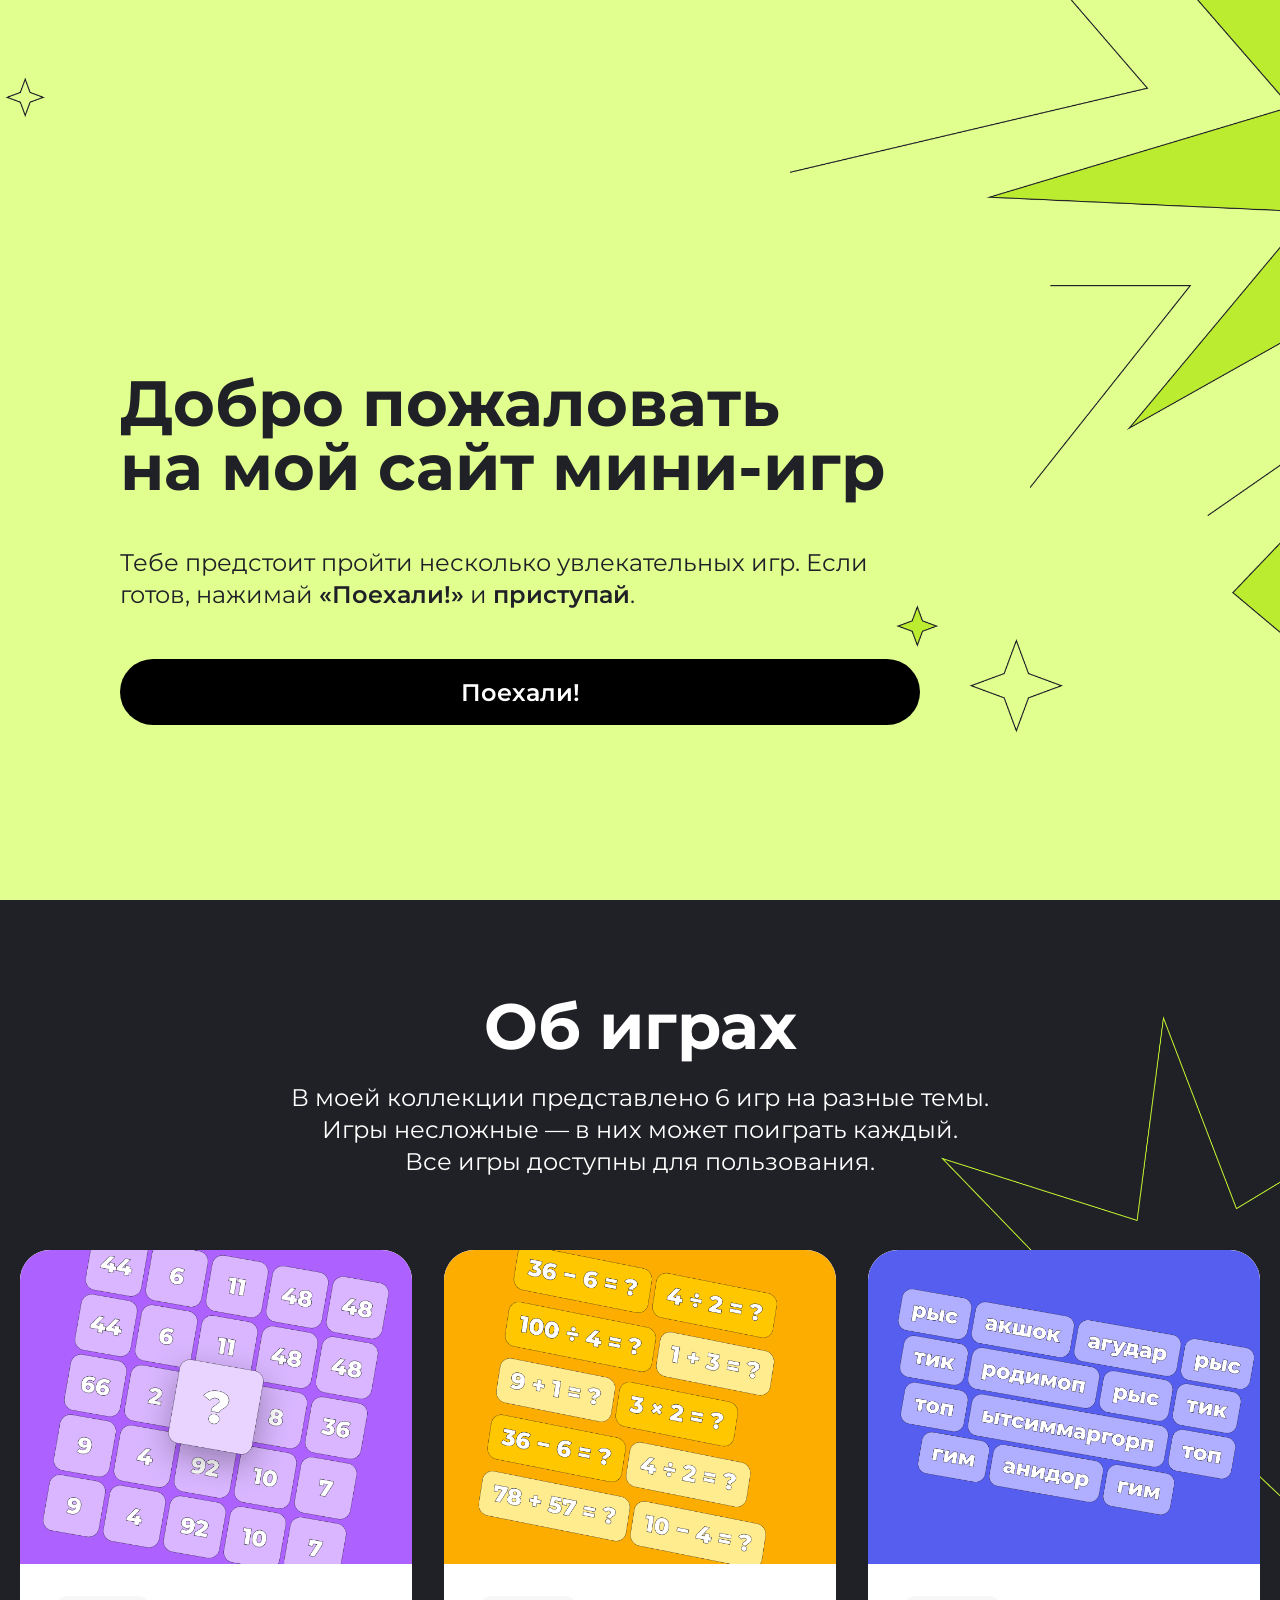
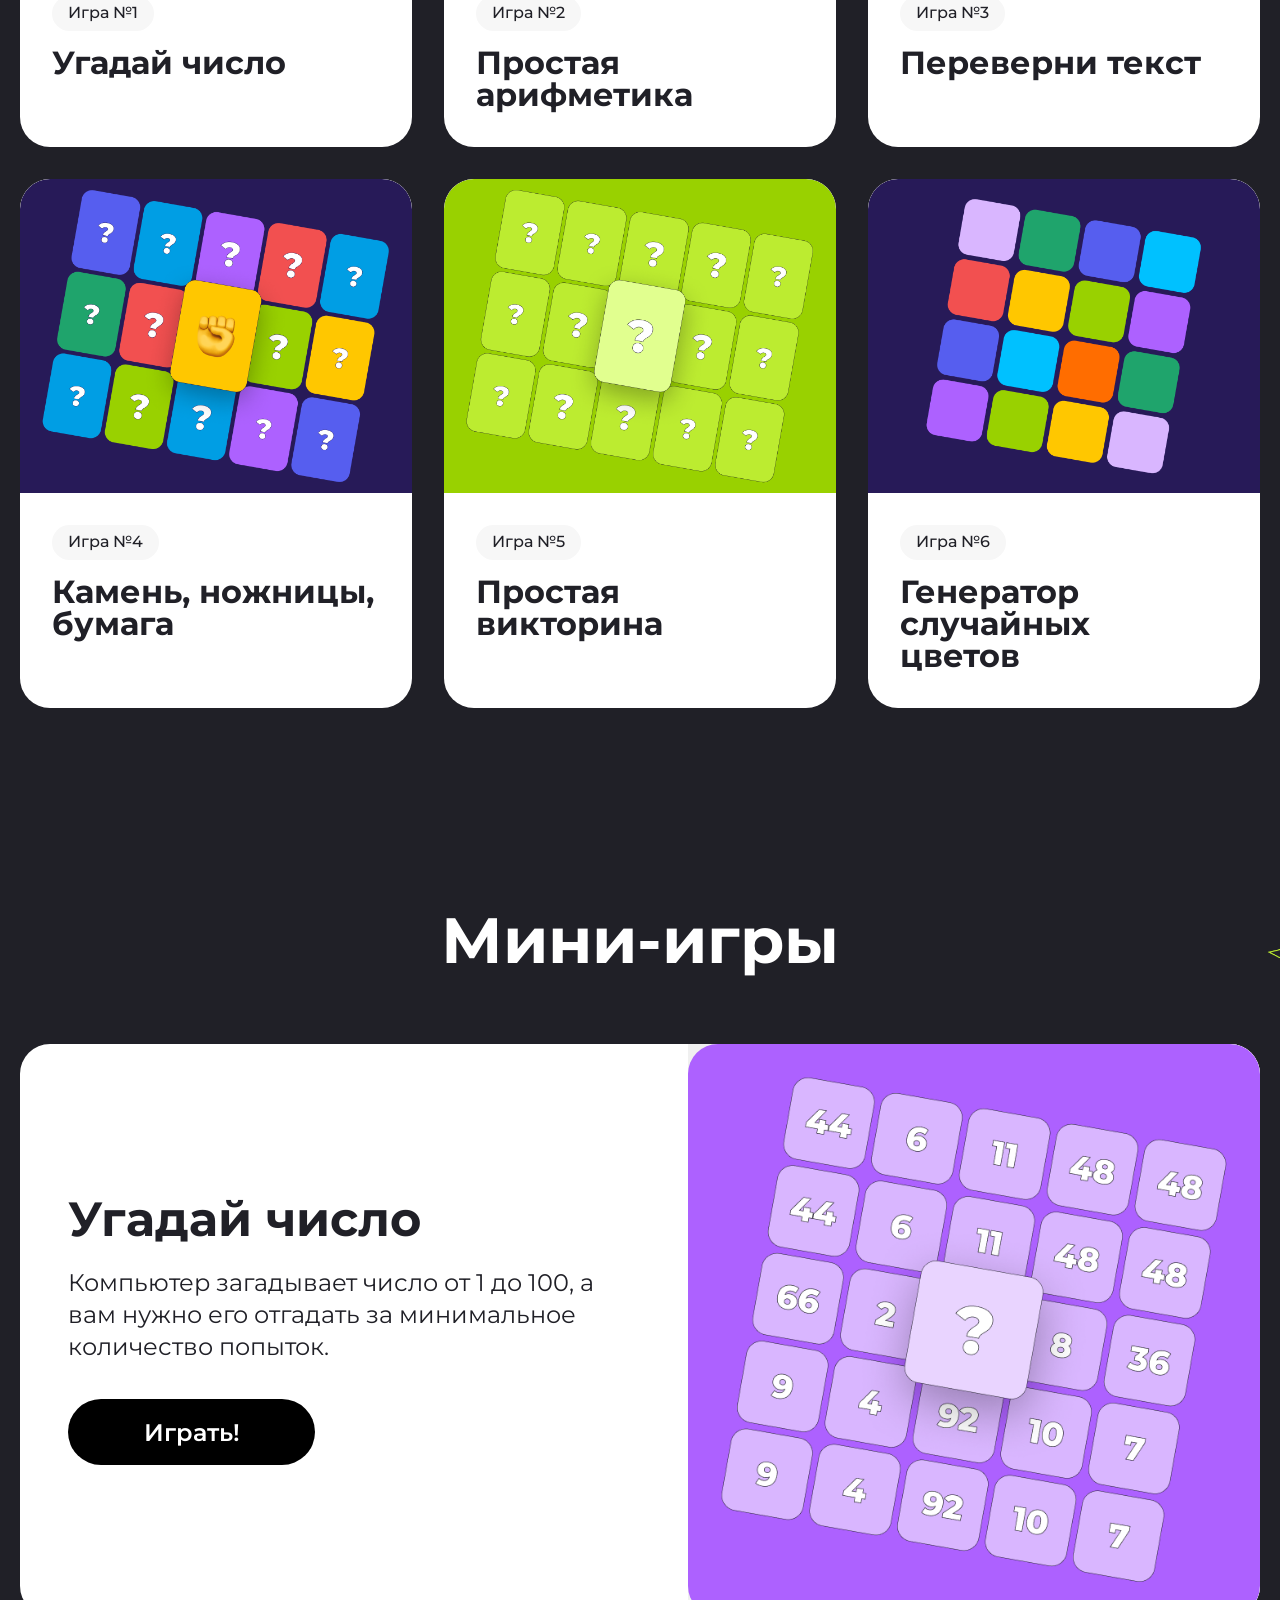
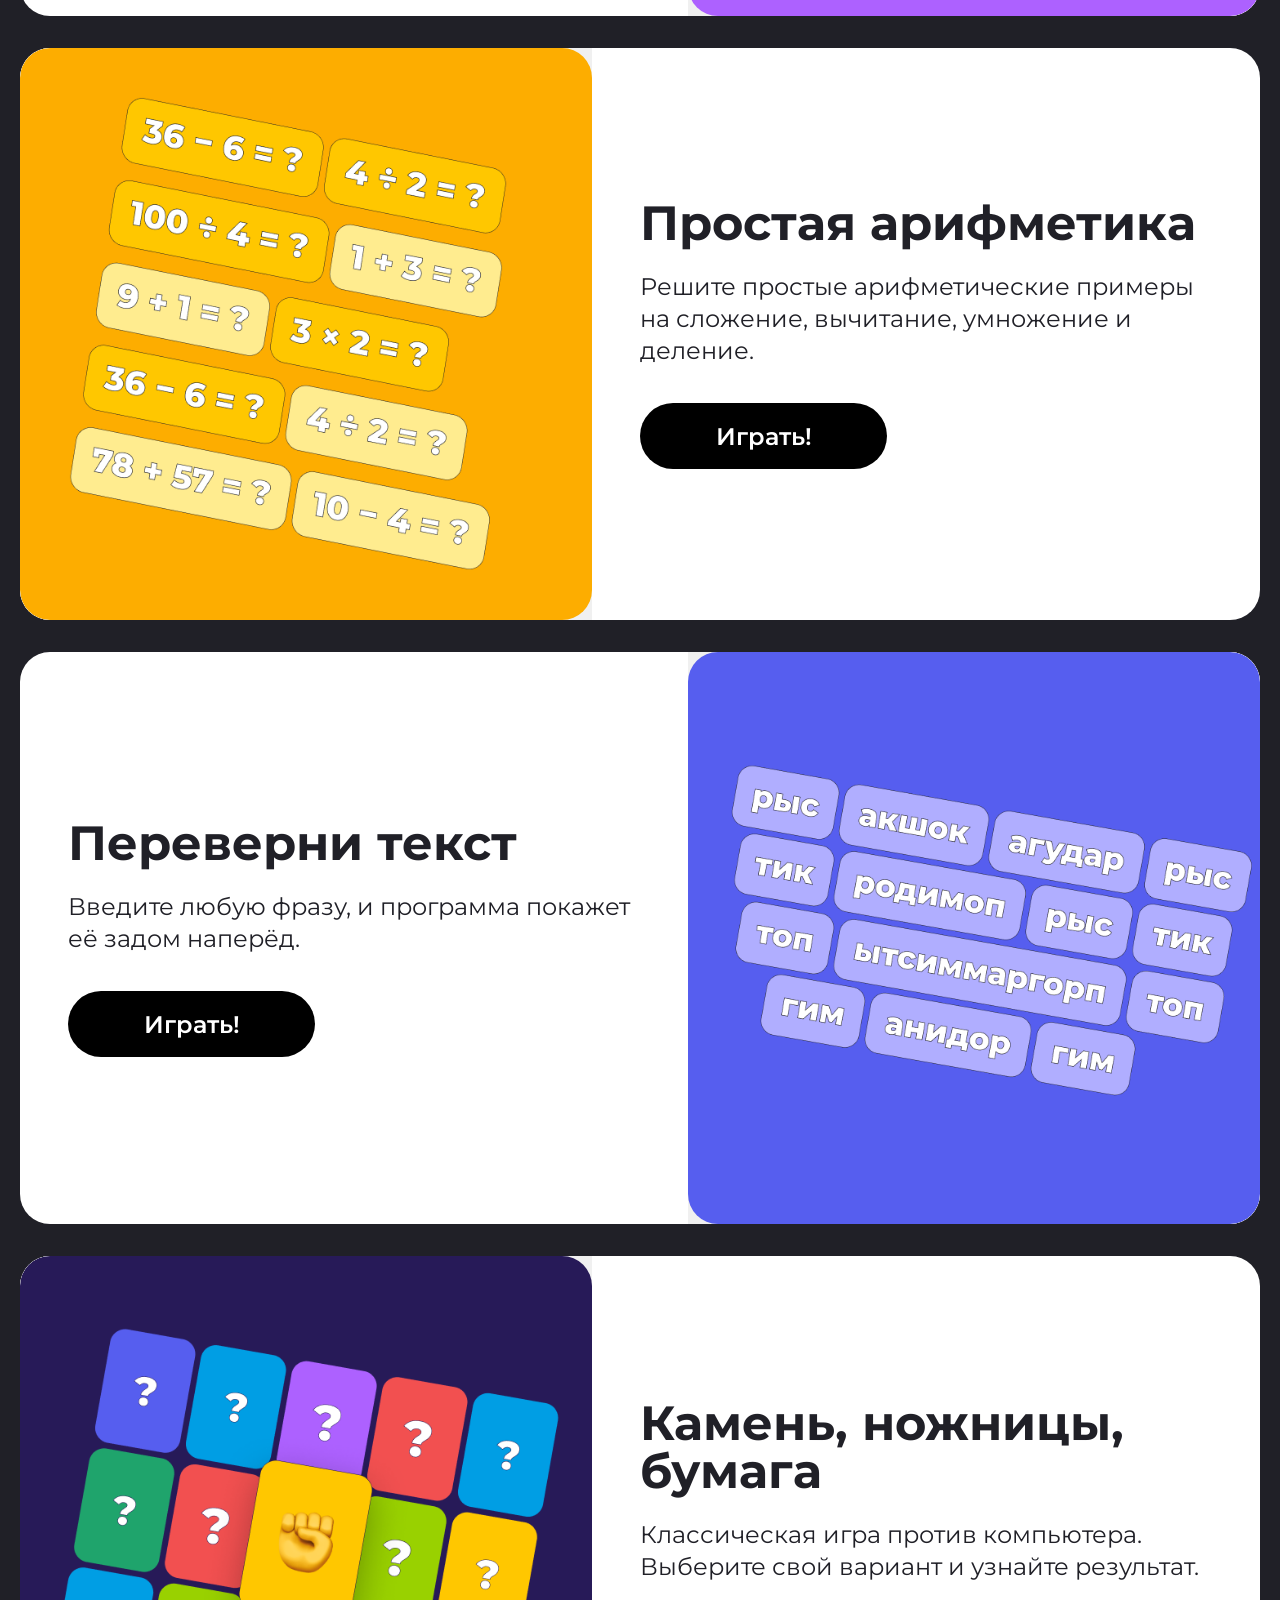
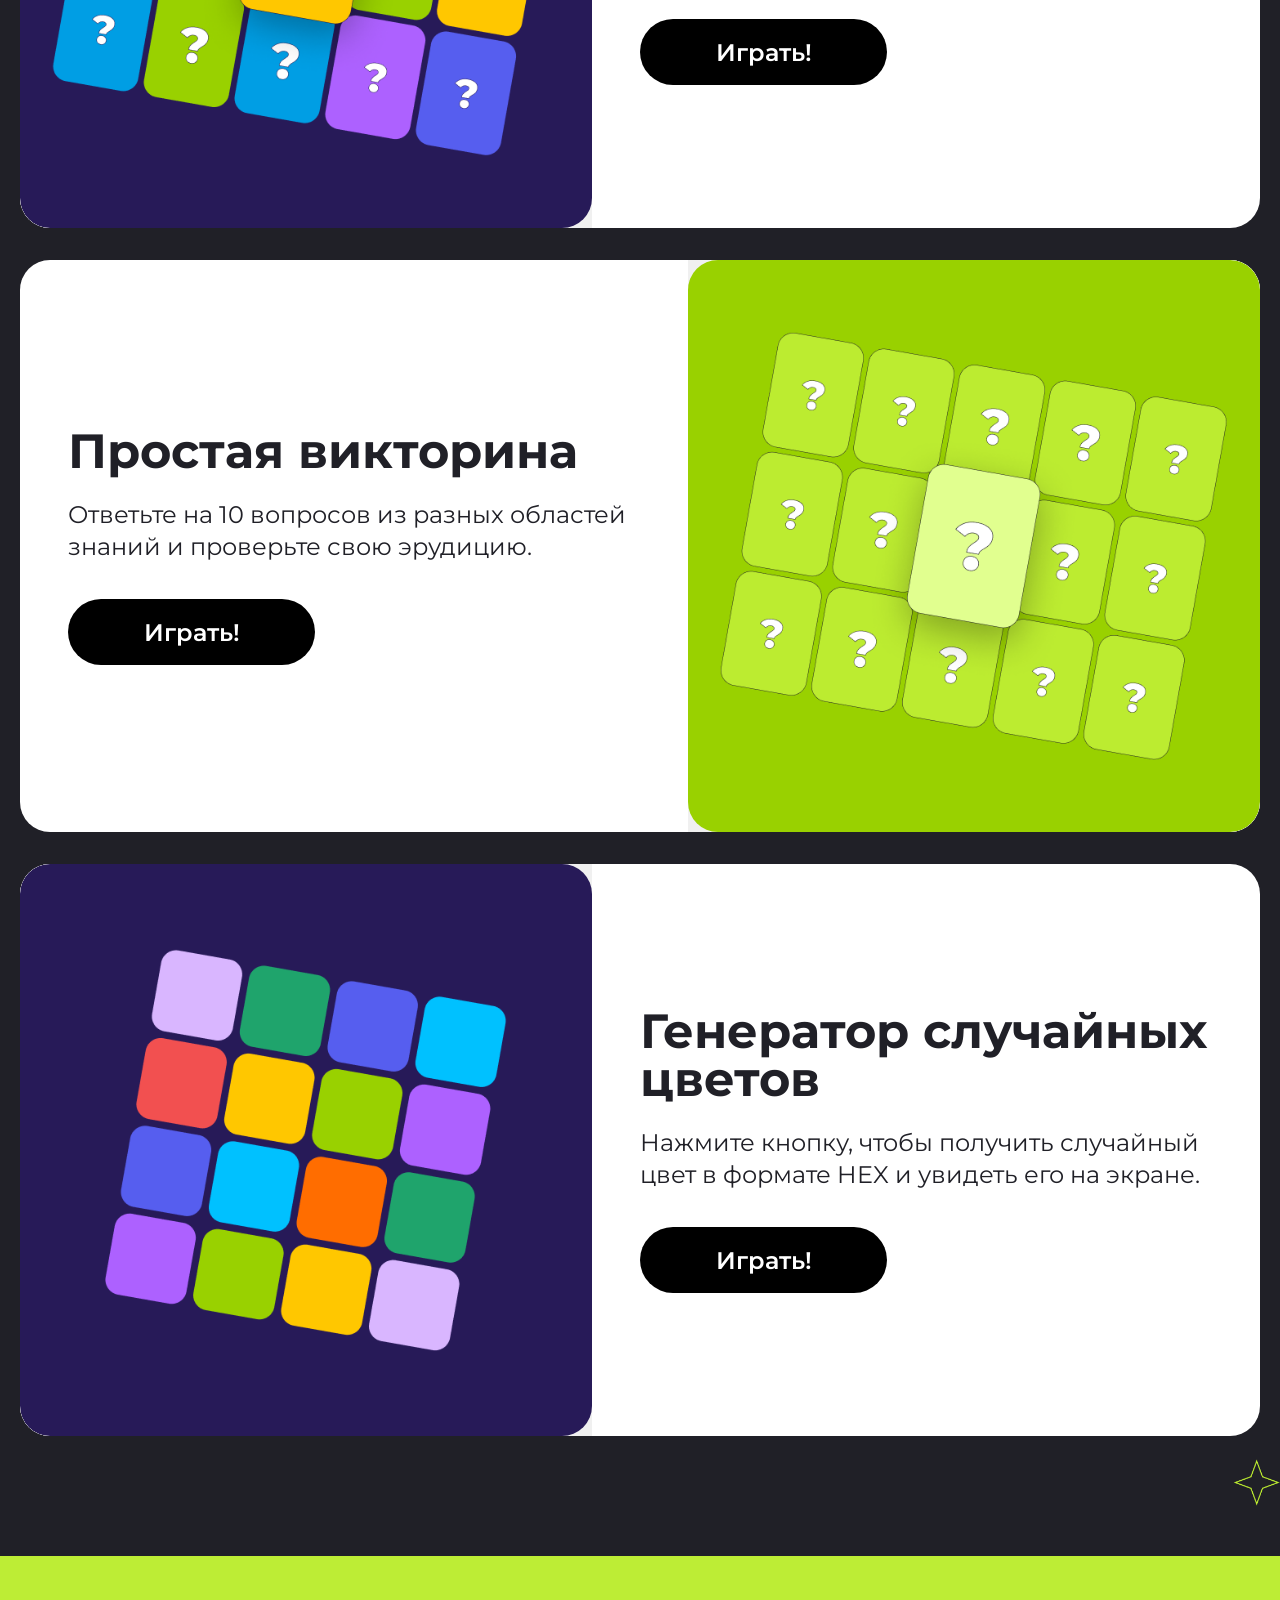
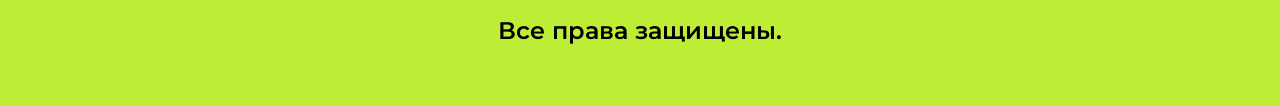
<file: index.html>
<!DOCTYPE html>
<html lang="ru">
<head>
    <meta charset="UTF-8">
    <meta name="viewport" content="width=device-width, initial-scale=1.0, user-scalable=yes">
    <title>Мини-игры | Добро пожаловать</title>
    <link rel="stylesheet" href="style.css">
    <link href="https://fonts.googleapis.com/css2?family=Montserrat:wght@400;500;600;700&display=swap" rel="stylesheet">
</head>
<body>

    <section class="welcome" id="welcome">
        <div class="welcome__content">
            <h1 class="welcome__title">Добро пожаловать <br>на мой сайт мини-игр</h1>
            <p class="welcome__text">
                Тебе предстоит пройти несколько увлекательных игр. 
                Если готов, нажимай <span>«Поехали!»</span> и <span>приступай</span>.
            </p>
            <a href="#about" class="welcome__button">Поехали!</a>
        </div>
    </section>

    <section class="about" id="about">
        <div class="about__container">
            <div class="about__text">
                <h2 class="about__title">Об играх</h2>
                <p class="about__description">
                    В моей коллекции представлено 6 игр на разные темы.<br>
                    Игры несложные — в них может поиграть каждый.<br>
                    Все игры доступны для пользования.
                </p>
            </div>
            <div class="about__cards">
                <a href="guess-number.html" class="about__card">
                    <article class="about__card-inner">
                        <img src="img/game_cover_1.png" alt="Угадай число" class="about__card-image">
                        <div class="about__card-content">
                            <div class="about__card-number">Игра №1</div>
                            <h3 class="about__card-title">Угадай число</h3>
                        </div>
                    </article>
                </a>
                <a href="arithmetic.html" class="about__card">
                    <article class="about__card-inner">
                        <img src="img/game_cover_2.png" alt="Простая арифметика" class="about__card-image">
                        <div class="about__card-content">
                            <div class="about__card-number">Игра №2</div>
                            <h3 class="about__card-title">Простая <br>арифметика</h3>
                        </div>
                    </article>
                </a>
                <a href="reverse-text.html" class="about__card">
                    <article class="about__card-inner">
                        <img src="img/game_cover_3.png" alt="Переверни текст" class="about__card-image">
                        <div class="about__card-content">
                            <div class="about__card-number">Игра №3</div>
                            <h3 class="about__card-title">Переверни текст</h3>
                        </div>
                    </article>
                </a>
                <a href="rps.html" class="about__card">
                    <article class="about__card-inner">
                        <img src="img/game_cover_4.png" alt="Камень, ножницы, бумага" class="about__card-image">
                        <div class="about__card-content">
                            <div class="about__card-number">Игра №4</div>
                            <h3 class="about__card-title">Камень, ножницы, <br>бумага</h3>
                        </div>
                    </article>
                </a>
                <a href="quiz.html" class="about__card">
                    <article class="about__card-inner">
                        <img src="img/game_cover_5.png" alt="Простая викторина" class="about__card-image">
                        <div class="about__card-content">
                            <div class="about__card-number">Игра №5</div>
                            <h3 class="about__card-title">Простая <br>викторина</h3>
                        </div>
                    </article>
                </a>
                <a href="#game-6" class="about__card">
                    <article class="about__card-inner">
                        <img src="img/game_cover_6.png" alt="Генератор случайных цветов" class="about__card-image">
                        <div class="about__card-content">
                            <div class="about__card-number">Игра №6</div>
                            <h3 class="about__card-title">Генератор <br>случайных <br>цветов</h3>
                        </div>
                    </article>
                </a>
            </div>
        </div>
    </section>

    <section class="games" id="games">
        <div class="games__container">
            <h2 class="games__title">Мини-игры</h2>
            <div class="games__cards">
                <article class="games__card" id="game-1">
                    <div class="games__card-inner">
                        <div class="games__card-text">
                            <h3 class="games__card-title">Угадай число</h3>
                            <p class="games__card-description">
                                Компьютер загадывает число от 1 до 100, 
                                а вам нужно его отгадать за минимальное количество попыток.
                            </p>
                            <a href="guess-number.html" class="games__card-button">Играть!</a>
                        </div>
                        <div class="games__card-image">
                            <img src="img/game_cover_1.png" alt="Угадай число">
                        </div>
                    </div>
                </article>
                <article class="games__card" id="game-2">
                    <div class="games__card-inner">
                        <div class="games__card-text">
                            <h3 class="games__card-title">Простая арифметика</h3>
                            <p class="games__card-description">
                                Решите простые арифметические примеры на сложение, 
                                вычитание, умножение и деление.
                            </p>
                            <a href="arithmetic.html" class="games__card-button">Играть!</a>
                        </div>
                        <div class="games__card-image">
                            <img src="img/game_cover_2.png" alt="Простая арифметика">
                        </div>
                    </div>
                </article>
                <article class="games__card" id="game-3">
                    <div class="games__card-inner">
                        <div class="games__card-text">
                            <h3 class="games__card-title">Переверни текст</h3>
                            <p class="games__card-description">
                                Введите любую фразу, и программа покажет её задом наперёд.
                            </p>
                            <a href="reverse-text.html" class="games__card-button">Играть!</a>
                        </div>
                        <div class="games__card-image">
                            <img src="img/game_cover_3.png" alt="Переверни текст">
                        </div>
                    </div>
                </article>
                <article class="games__card" id="game-4">
                    <div class="games__card-inner">
                        <div class="games__card-text">
                            <h3 class="games__card-title">Камень, ножницы, бумага</h3>
                            <p class="games__card-description">
                                Классическая игра против компьютера. 
                                Выберите свой вариант и узнайте результат.
                            </p>
                            <a href="rps.html" class="games__card-button">Играть!</a>
                        </div>
                        <div class="games__card-image">
                            <img src="img/game_cover_4.png" alt="Камень, ножницы, бумага">
                        </div>
                    </div>
                </article>
                <article class="games__card" id="game-5">
                    <div class="games__card-inner">
                        <div class="games__card-text">
                            <h3 class="games__card-title">Простая викторина</h3>
                            <p class="games__card-description">
                                Ответьте на 10 вопросов из разных областей знаний 
                                и проверьте свою эрудицию.
                            </p>
                            <a href="quiz.html" class="games__card-button">Играть!</a>
                        </div>
                        <div class="games__card-image">
                            <img src="img/game_cover_5.png" alt="Простая викторина">
                        </div>
                    </div>
                </article>
                <article class="games__card" id="game-6">
                    <div class="games__card-inner">
                        <div class="games__card-text">
                            <h3 class="games__card-title">Генератор случайных цветов</h3>
                            <p class="games__card-description">
                                Нажмите кнопку, чтобы получить случайный цвет 
                                в формате HEX и увидеть его на экране.
                            </p>
                            <a href="#" class="games__card-button">Играть!</a>
                        </div>
                        <div class="games__card-image">
                            <img src="img/game_cover_6.png" alt="Генератор случайных цветов">
                        </div>
                    </div>
                </article>
            </div>
        </div>
    </section>

    <footer class="footer">
        <p class="footer__text">Все права защищены.</p>
    </footer>

</body>
</html>
</file>
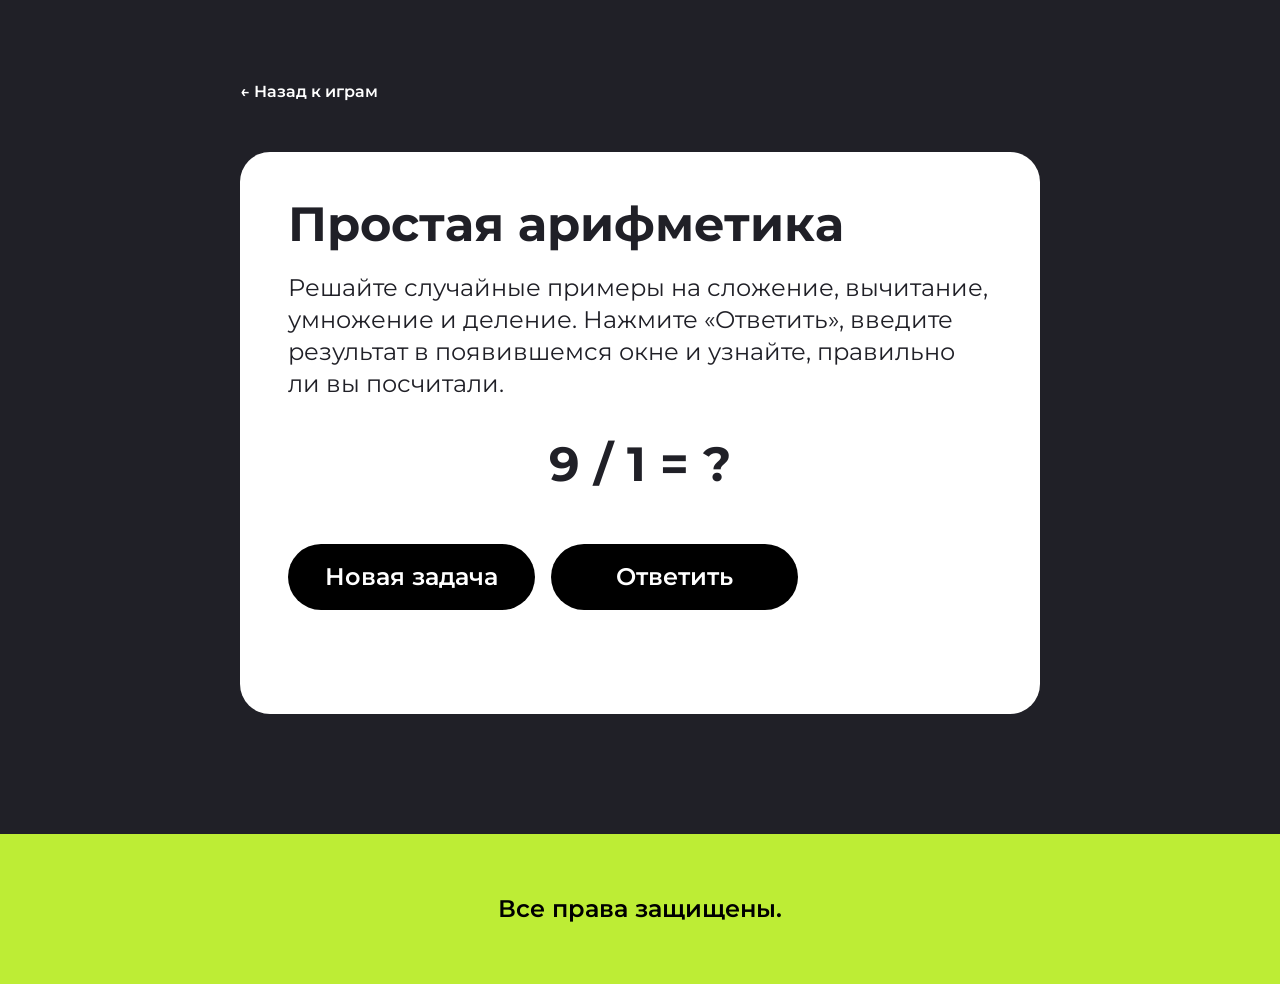
<file: arithmetic.html>
<!DOCTYPE html>
<html lang="ru">
<head>
    <meta charset="UTF-8">
    <meta name="viewport" content="width=device-width, initial-scale=1.0, user-scalable=yes">
    <title>Простая арифметика | Мини-игры</title>
    <link rel="stylesheet" href="style.css">
    <link href="https://fonts.googleapis.com/css2?family=Montserrat:wght@400;500;600;700&display=swap" rel="stylesheet">
</head>
<body>

    <section class="game-page">
        <div class="game-page__container">
            <a href="index.html#game-2" class="game-page__back">← Назад к играм</a>

            <div class="game-page__card">
                <h1 class="game-page__title">Простая арифметика</h1>
                <p class="game-page__description">
                    Решайте случайные примеры на сложение, вычитание, умножение и деление.
                    Нажмите «Ответить», введите результат в появившемся окне и узнайте, правильно ли вы посчитали.
                </p>

                <p class="game-page__task"></p>

                <div class="game-page__actions">
                    <button class="game-page__button game-page__button--new" type="button">Новая задача</button>
                    <button class="game-page__button game-page__button--answer" type="button">Ответить</button>
                </div>

                <p class="game-page__message"></p>
            </div>
        </div>
    </section>

    <footer class="footer">
        <p class="footer__text">Все права защищены.</p>
    </footer>

    <script src="js/arithmetic.js"></script>
</body>
</html>
</file>
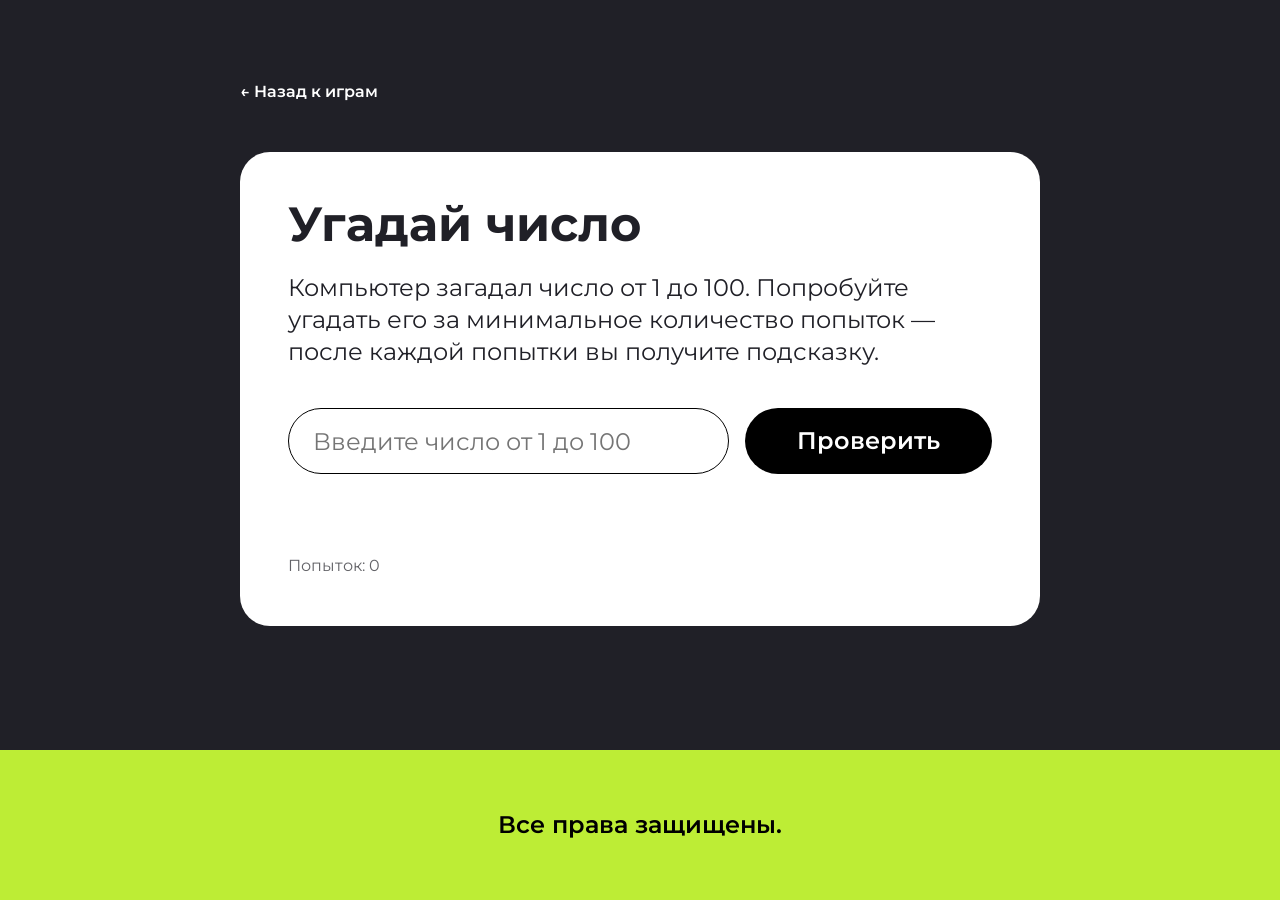
<file: guess-number.html>
<!DOCTYPE html>
<html lang="ru">
<head>
    <meta charset="UTF-8">
    <meta name="viewport" content="width=device-width, initial-scale=1.0, user-scalable=yes">
    <title>Угадай число | Мини-игры</title>
    <link rel="stylesheet" href="style.css">
    <link href="https://fonts.googleapis.com/css2?family=Montserrat:wght@400;500;600;700&display=swap" rel="stylesheet">
</head>
<body>

    <section class="game-page">
        <div class="game-page__container">
            <a href="index.html#game-1" class="game-page__back">← Назад к играм</a>

            <div class="game-page__card">
                <h1 class="game-page__title">Угадай число</h1>
                <p class="game-page__description">
                    Компьютер загадал число от 1 до 100. Попробуйте угадать его
                    за минимальное количество попыток — после каждой попытки вы получите подсказку.
                </p>

                <form class="game-page__form">
                    <input
                        class="game-page__input"
                        type="number"
                        min="1"
                        max="100"
                        placeholder="Введите число от 1 до 100"
                        required
                    >
                    <button class="game-page__button" type="submit">Проверить</button>
                </form>

                <p class="game-page__message"></p>
                <p class="game-page__attempts">Попыток: 0</p>
            </div>
        </div>
    </section>

    <footer class="footer">
        <p class="footer__text">Все права защищены.</p>
    </footer>

    <script src="js/guess-number.js"></script>
</body>
</html>
</file>
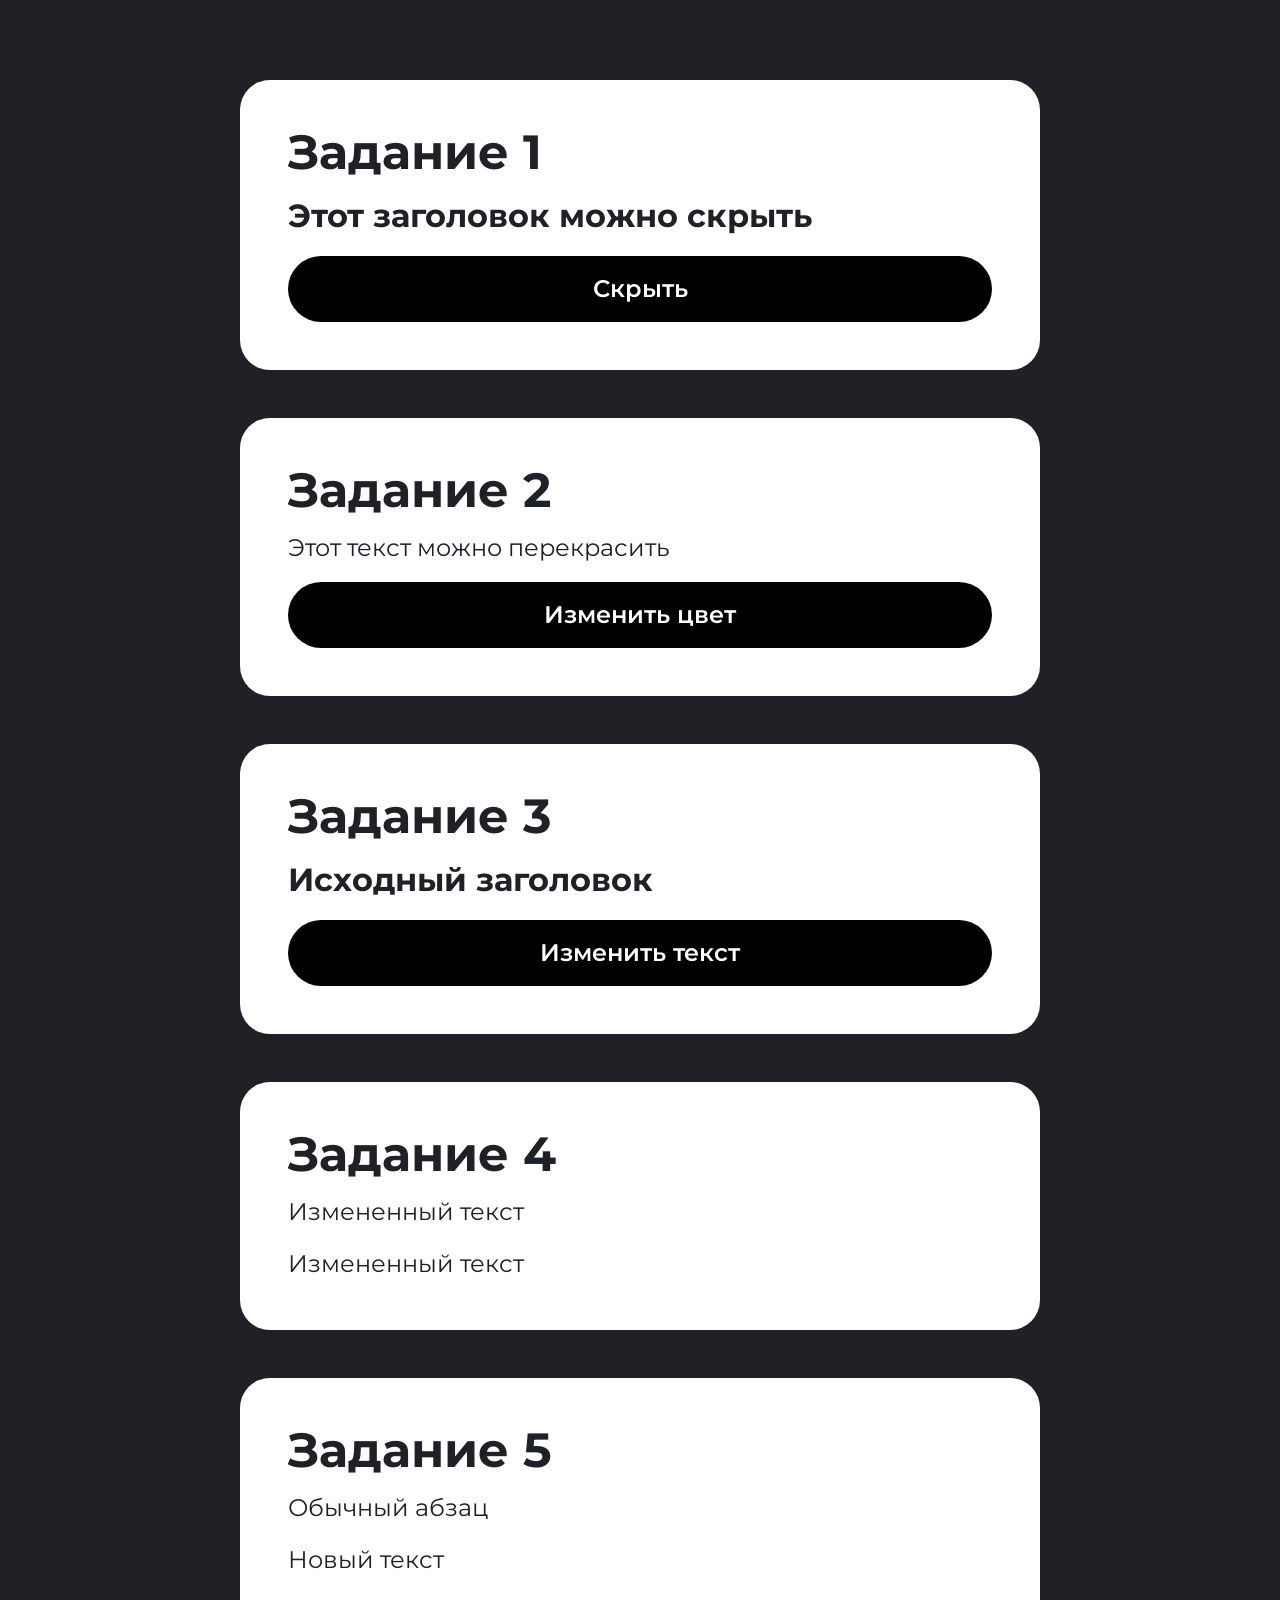
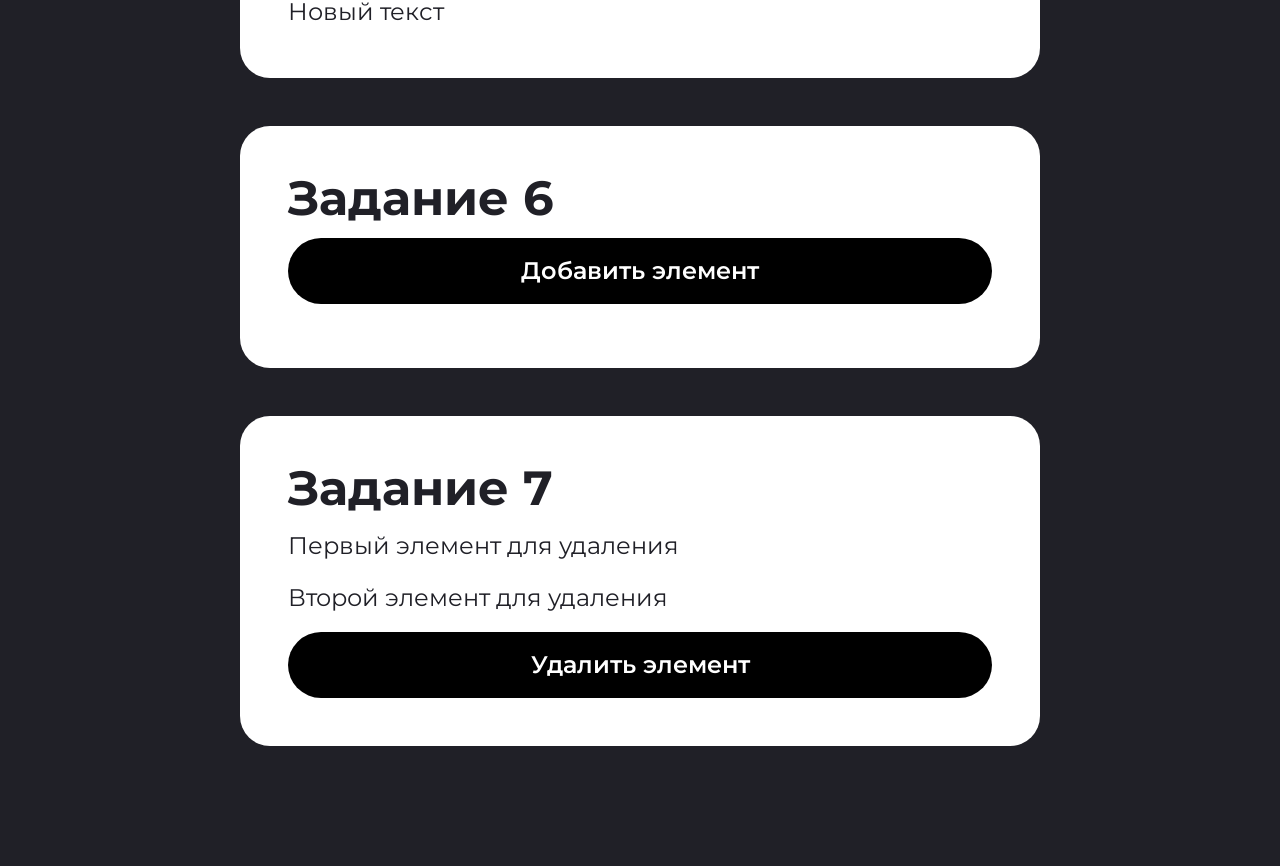
<file: hw-8.html>
<!DOCTYPE html>
<html lang="ru">
<head>
    <meta charset="UTF-8">
    <meta name="viewport" content="width=device-width, initial-scale=1.0">
    <title>Домашнее задание 8</title>
    <link rel="stylesheet" href="style.css">
    <link href="https://fonts.googleapis.com/css2?family=Montserrat:wght@400;500;600;700&display=swap" rel="stylesheet">
</head>
<body>

    <section class="game-page">
        <div class="game-page__container">
            <section class="game-page__card hw-task" id="task-1">
                <h2 class="game-page__title">Задание 1</h2>
                <h1 class="hw-task__heading">Этот заголовок можно скрыть</h1>
                <button class="game-page__button hw-task__button" type="button">Скрыть</button>
            </section>

            <section class="game-page__card hw-task" id="task-2">
                <h2 class="game-page__title">Задание 2</h2>
                <p class="hw-task__paragraph">Этот текст можно перекрасить</p>
                <button class="game-page__button hw-task__color-button" type="button">Изменить цвет</button>
            </section>

            <section class="game-page__card hw-task" id="task-3">
                <h2 class="game-page__title">Задание 3</h2>
                <h1 class="hw-task__change-heading">Исходный заголовок</h1>
                <button class="game-page__button hw-task__text-button" type="button">Изменить текст</button>
            </section>

            <section class="game-page__card hw-task" id="task-4">
                <h2 class="game-page__title">Задание 4</h2>
                <p class="description">Первый описательный текст</p>
                <p class="description">Второй описательный текст</p>
            </section>

            <section class="game-page__card hw-task" id="task-5">
                <h2 class="game-page__title">Задание 5</h2>
                <p class="hw-task__plain">Обычный абзац</p>
                <p class="description hw-task__description-item">Описание 1</p>
                <p class="description hw-task__description-item">Описание 2</p>
            </section>

            <section class="game-page__card hw-task" id="task-6">
                <h2 class="game-page__title">Задание 6</h2>
                <button class="game-page__button hw-task__add-button" type="button">Добавить элемент</button>
                <div class="hw-task__append-target"></div>
            </section>

            <section class="game-page__card hw-task" id="task-7">
                <h2 class="game-page__title">Задание 7</h2>
                <p class="description hw-task__remove-item">Первый элемент для удаления</p>
                <p class="description hw-task__remove-item">Второй элемент для удаления</p>
                <button class="game-page__button hw-task__remove-button" type="button">Удалить элемент</button>
            </section>
        </div>
    </section>

    <script src="hw-8.js"></script>
</body>
</html>
</file>
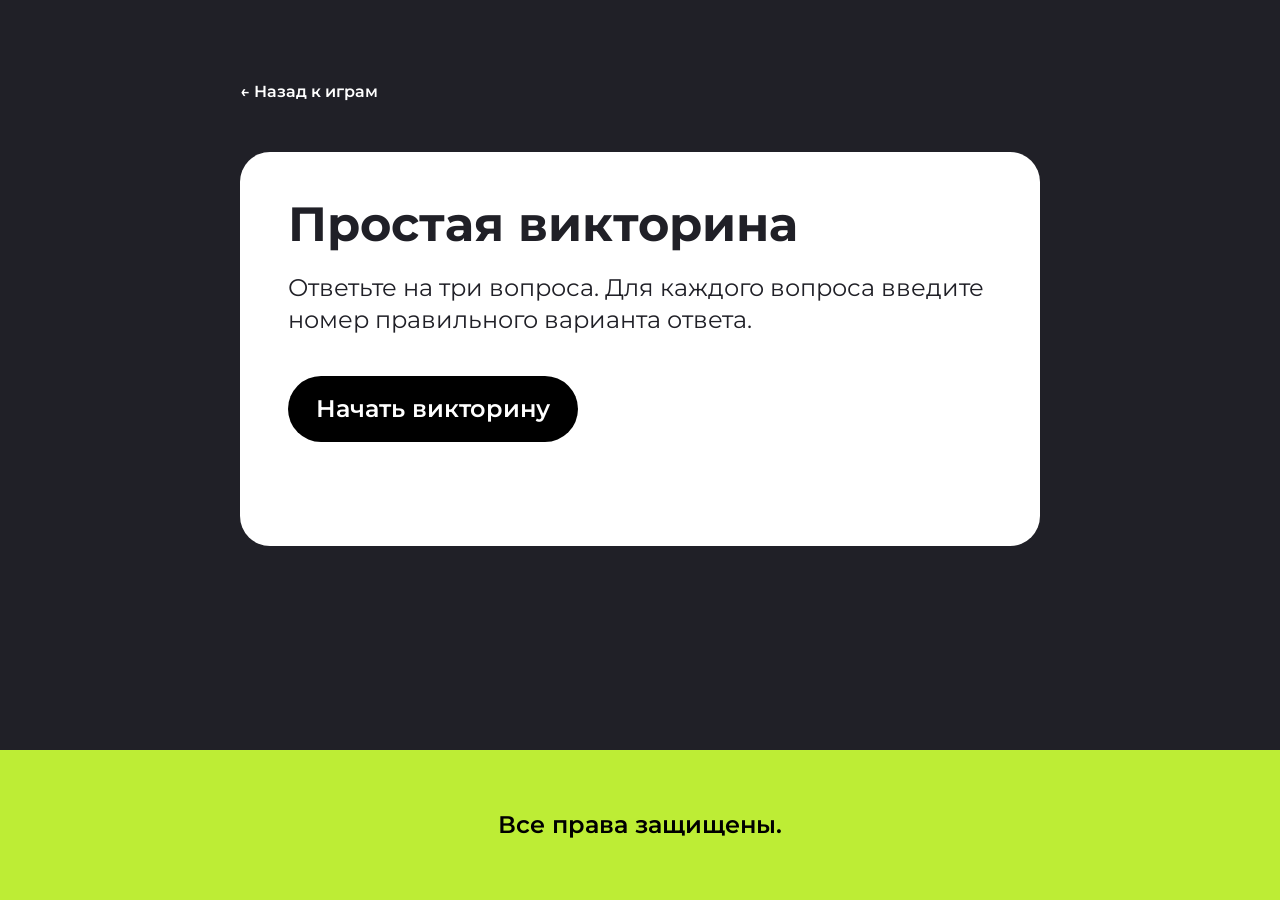
<file: quiz.html>
<!DOCTYPE html>
<html lang="ru">
<head>
    <meta charset="UTF-8">
    <meta name="viewport" content="width=device-width, initial-scale=1.0, user-scalable=yes">
    <title>Простая викторина | Мини-игры</title>
    <link rel="stylesheet" href="style.css">
    <link href="https://fonts.googleapis.com/css2?family=Montserrat:wght@400;500;600;700&display=swap" rel="stylesheet">
</head>
<body>

    <section class="game-page">
        <div class="game-page__container">
            <a href="index.html#game-5" class="game-page__back">← Назад к играм</a>

            <div class="game-page__card">
                <h1 class="game-page__title">Простая викторина</h1>
                <p class="game-page__description">
                    Ответьте на три вопроса. Для каждого вопроса введите номер правильного варианта ответа.
                </p>

                <div class="game-page__actions">
                    <button class="game-page__button game-page__button--start" type="button">Начать викторину</button>
                </div>

                <p class="game-page__message"></p>
            </div>
        </div>
    </section>

    <footer class="footer">
        <p class="footer__text">Все права защищены.</p>
    </footer>

    <script src="js/quiz.js"></script>
</body>
</html>
</file>
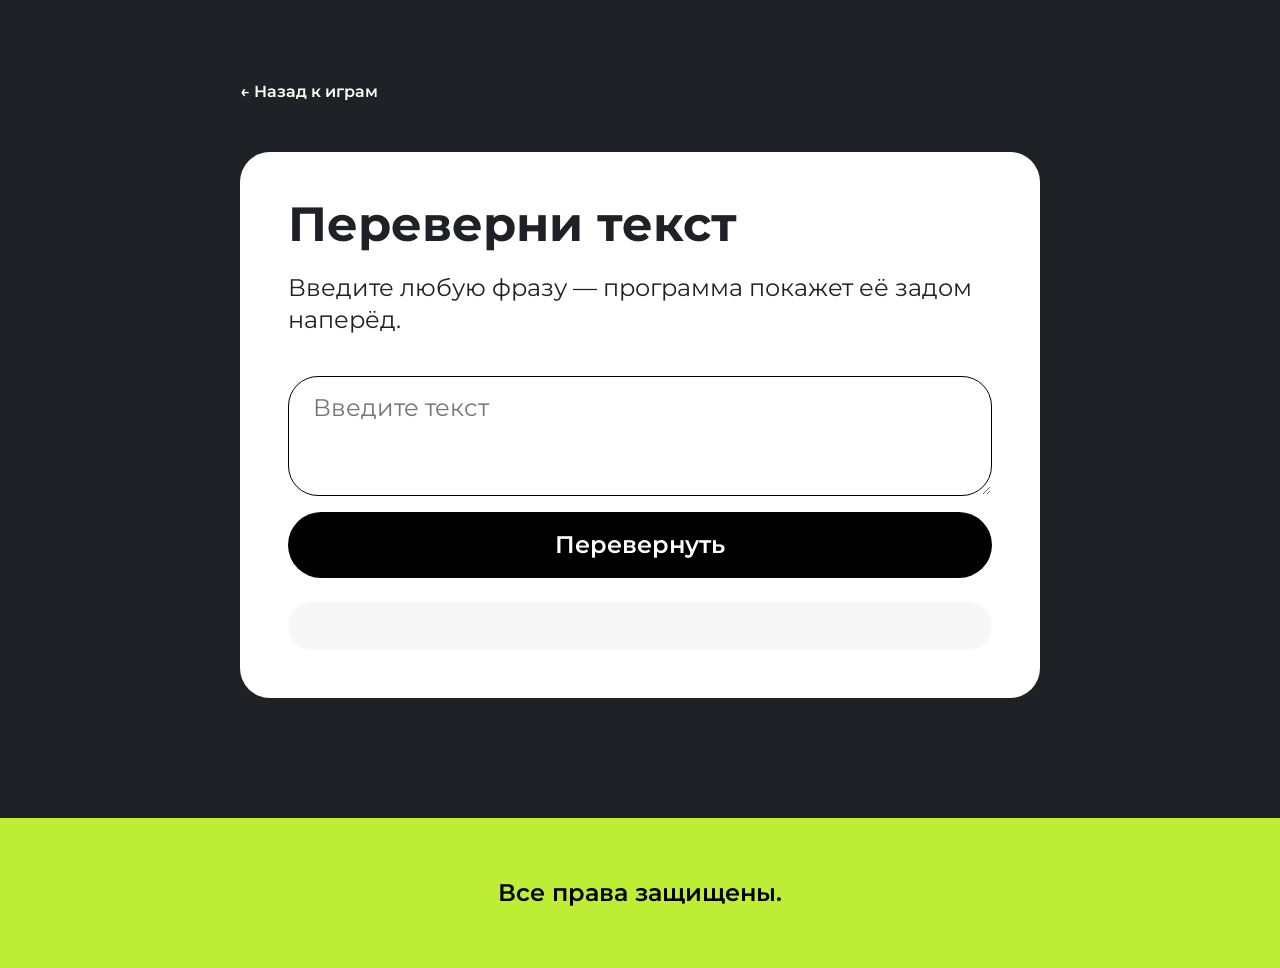
<file: reverse-text.html>
<!DOCTYPE html>
<html lang="ru">
<head>
    <meta charset="UTF-8">
    <meta name="viewport" content="width=device-width, initial-scale=1.0, user-scalable=yes">
    <title>Переверни текст | Мини-игры</title>
    <link rel="stylesheet" href="style.css">
    <link href="https://fonts.googleapis.com/css2?family=Montserrat:wght@400;500;600;700&display=swap" rel="stylesheet">
</head>
<body>

    <section class="game-page">
        <div class="game-page__container">
            <a href="index.html#game-3" class="game-page__back">← Назад к играм</a>

            <div class="game-page__card">
                <h1 class="game-page__title">Переверни текст</h1>
                <p class="game-page__description">
                    Введите любую фразу — программа покажет её задом наперёд.
                </p>

                <form class="game-page__form game-page__form--column">
                    <textarea
                        class="game-page__textarea"
                        placeholder="Введите текст"
                        required
                    ></textarea>
                    <button class="game-page__button" type="submit">Перевернуть</button>
                </form>

                <p class="game-page__output"></p>
            </div>
        </div>
    </section>

    <footer class="footer">
        <p class="footer__text">Все права защищены.</p>
    </footer>

    <script src="js/reverse-text.js"></script>
</body>
</html>
</file>
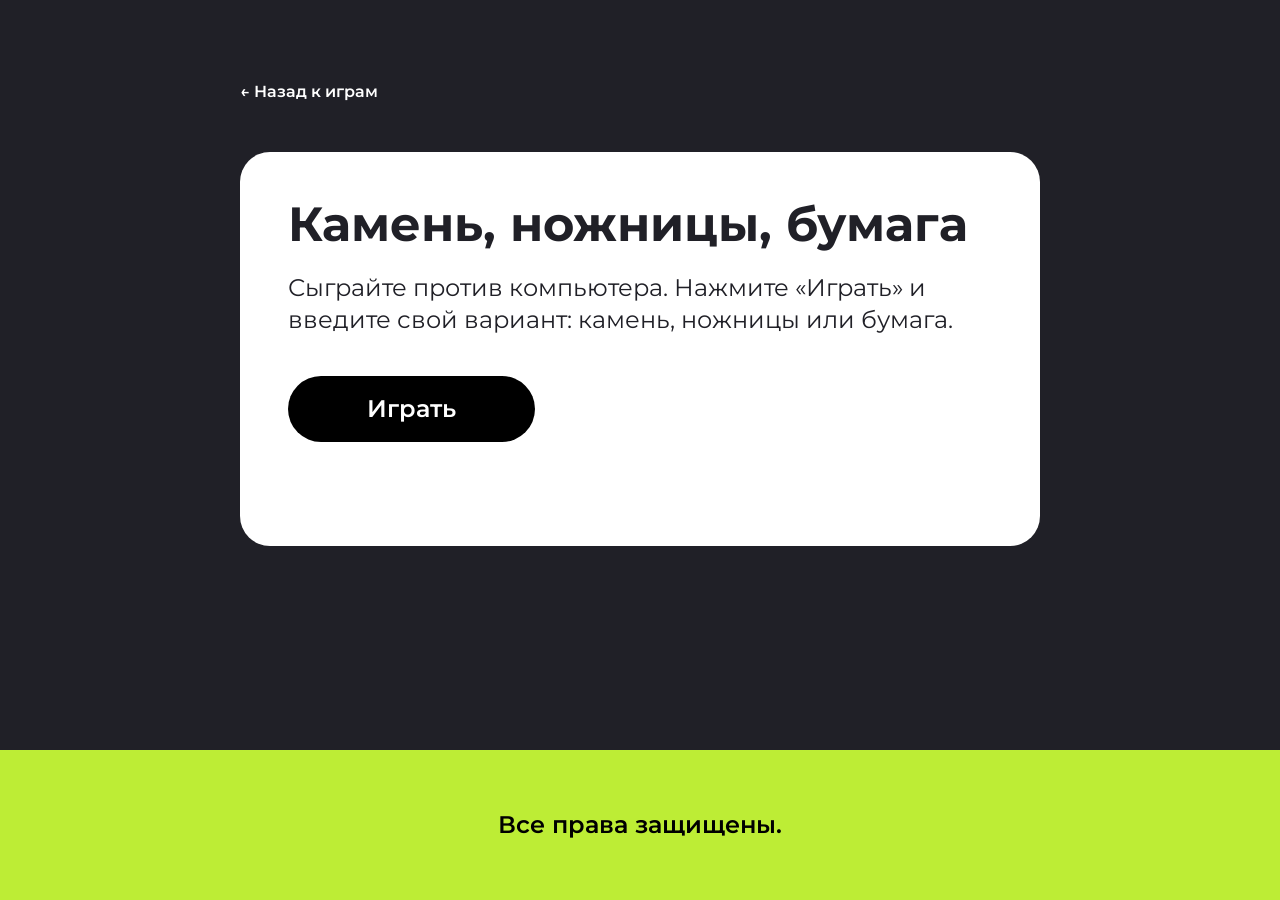
<file: rps.html>
<!DOCTYPE html>
<html lang="ru">
<head>
    <meta charset="UTF-8">
    <meta name="viewport" content="width=device-width, initial-scale=1.0, user-scalable=yes">
    <title>Камень, ножницы, бумага | Мини-игры</title>
    <link rel="stylesheet" href="style.css">
    <link href="https://fonts.googleapis.com/css2?family=Montserrat:wght@400;500;600;700&display=swap" rel="stylesheet">
</head>
<body>

    <section class="game-page">
        <div class="game-page__container">
            <a href="index.html#game-4" class="game-page__back">← Назад к играм</a>

            <div class="game-page__card">
                <h1 class="game-page__title">Камень, ножницы, бумага</h1>
                <p class="game-page__description">
                    Сыграйте против компьютера. Нажмите «Играть» и введите свой вариант:
                    камень, ножницы или бумага.
                </p>

                <div class="game-page__actions">
                    <button class="game-page__button game-page__button--start" type="button">Играть</button>
                </div>

                <p class="game-page__message"></p>
            </div>
        </div>
    </section>

    <footer class="footer">
        <p class="footer__text">Все права защищены.</p>
    </footer>

    <script src="js/rps.js"></script>
</body>
</html>
</file>
<file: style.css>
* {
  margin: 0;
  padding: 0;
  box-sizing: border-box;
}

html {
  scroll-behavior: smooth;
}

body {
  font-family: "Montserrat", sans-serif;
  font-weight: 400;
  color: #202027;
  background-color: #ffffff;
  line-height: 1.5;
}

img {
  max-width: 100%;
  height: auto;
  display: block;
}

a {
  text-decoration: none;
}

.welcome {
  background: url("../img/background_first_div.png") no-repeat center center/cover;
  min-height: 100vh;
  display: flex;
  align-items: center;
}
@media (max-width: 768px) {
  .welcome {
    padding: 80px 20px;
  }
}
@media (min-width: 769px) {
  .welcome {
    padding: 196px 0 0 120px;
  }
}
.welcome__content {
  max-width: 800px;
  display: flex;
  flex-direction: column;
  gap: 48px;
}
@media (max-width: 768px) {
  .welcome__content {
    gap: 32px;
    margin: 0 auto;
    text-align: center;
  }
}
.welcome__title {
  font-family: "Montserrat", sans-serif;
  font-weight: 700;
  font-size: 64px;
  line-height: 100%;
  color: #202027;
}
@media (max-width: 768px) {
  .welcome__title {
    font-size: 40px;
  }
}
.welcome__text {
  font-family: "Montserrat", sans-serif;
  font-weight: 400;
  font-size: 24px;
  line-height: 32px;
  color: #202027;
}
.welcome__text span {
  font-weight: 600;
}
@media (max-width: 768px) {
  .welcome__text {
    font-size: 18px;
    line-height: 1.4;
  }
}
.welcome__button {
  display: inline-block;
  width: 247px;
  height: 66px;
  padding: 16px 28px;
  background-color: #000000;
  color: #ffffff;
  border-radius: 60px;
  font-family: "Montserrat", sans-serif;
  font-weight: 600;
  font-size: 24px;
  line-height: 142%;
  text-align: center;
  text-decoration: none;
  transition: all 0.3s ease;
  border: 1px solid transparent;
  cursor: pointer;
}
.welcome__button:hover {
  background-color: #ffffff;
  color: #000000;
  border: 1px solid #000000;
}
.welcome__button {
  width: auto;
  min-width: 247px;
}
@media (max-width: 768px) {
  .welcome__button {
    align-self: center;
  }
}

.about {
  background: url("../img/background_about_games.png") no-repeat center center/cover;
  padding: 94px 20px 120px;
}
@media (max-width: 768px) {
  .about {
    display: none;
  }
}
.about__container {
  max-width: 1280px;
  margin: 0 auto;
  display: flex;
  flex-direction: column;
  align-items: center;
  gap: 72px;
}
@media (max-width: 768px) {
  .about__container {
    gap: 48px;
  }
}
.about__text {
  text-align: center;
  display: flex;
  flex-direction: column;
  gap: 24px;
  max-width: 800px;
}
.about__title {
  font-family: "Montserrat", sans-serif;
  font-weight: 700;
  font-size: 64px;
  line-height: 100%;
  color: #ffffff;
  margin: 0;
  color: #ffffff;
}
.about__description {
  font-family: "Montserrat", sans-serif;
  font-weight: 400;
  font-size: 24px;
  line-height: 32px;
  color: #ffffff;
}
@media (max-width: 768px) {
  .about__description {
    font-size: 18px;
    line-height: 1.4;
  }
}
.about__cards {
  display: grid;
  grid-template-columns: repeat(3, 1fr);
  gap: 32px;
  width: 100%;
}
@media (max-width: 768px) {
  .about__cards {
    grid-template-columns: 1fr;
    gap: 24px;
  }
}
.about__card {
  background: #ffffff;
  border-radius: 30px;
  overflow: hidden;
  display: block;
  color: inherit;
  transition: transform 0.3s ease, box-shadow 0.3s ease;
}
.about__card:hover {
  transform: scale(1.05);
  box-shadow: 0 10px 20px rgba(0, 0, 0, 0.2);
  z-index: 1;
}
.about__card-inner {
  display: block;
}
.about__card-image {
  width: 100%;
  aspect-ratio: 1/0.8;
  -o-object-fit: cover;
     object-fit: cover;
  border-radius: 30px 30px 0 0;
}
.about__card-content {
  padding: 32px 32px 36px 32px;
  display: flex;
  flex-direction: column;
  gap: 16px;
}
.about__card-number {
  background: #f7f7f7;
  border-radius: 52.58px;
  padding: 8px 16px 10px 16px;
  width: -moz-fit-content;
  width: fit-content;
  font-family: "Montserrat", sans-serif;
  font-weight: 500;
  font-size: 16px;
  line-height: 110%;
  color: #202027;
}
.about__card-title {
  font-family: "Montserrat", sans-serif;
  font-weight: 700;
  font-size: 32px;
  line-height: 100%;
  color: #202027;
  margin: 0;
}

.games {
  background: url("../img/background_games.png") no-repeat center center/cover;
  padding: 80px 20px 120px;
}
@media (max-width: 768px) {
  .games {
    padding: 60px 20px;
  }
}
.games__container {
  max-width: 1440px;
  margin: 0 auto;
  display: flex;
  flex-direction: column;
  align-items: center;
  gap: 72px;
}
@media (max-width: 768px) {
  .games__container {
    gap: 48px;
  }
}
.games__title {
  font-family: "Montserrat", sans-serif;
  font-weight: 700;
  font-size: 64px;
  line-height: 100%;
  color: #ffffff;
  margin: 0;
  text-align: center;
}
.games__cards {
  display: flex;
  flex-direction: column;
  gap: 32px;
  width: 100%;
}
.games__card {
  background: #ffffff;
  border-radius: 30px;
  overflow: hidden;
  transition: transform 0.3s ease, box-shadow 0.3s ease;
}
.games__card:hover {
  transform: scale(1.02);
  box-shadow: 0 10px 20px rgba(0, 0, 0, 0.15);
}
@media (min-width: 769px) {
  .games__card:nth-child(even) .games__card-inner {
    flex-direction: row-reverse;
  }
}
.games__card-inner {
  display: flex;
  align-items: stretch;
}
@media (max-width: 768px) {
  .games__card-inner {
    flex-direction: column;
  }
}
.games__card-text {
  flex: 1;
  padding: 48px;
}
@media (max-width: 768px) {
  .games__card-text {
    padding: 32px;
    order: 2;
  }
}
.games__card-text {
  display: flex;
  flex-direction: column;
  justify-content: center;
}
.games__card-title {
  font-family: "Montserrat", sans-serif;
  font-weight: 700;
  font-size: 48px;
  line-height: 100%;
  color: #202027;
  margin-bottom: 24px;
}
@media (max-width: 768px) {
  .games__card-title {
    font-size: 32px;
  }
}
.games__card-description {
  font-family: "Montserrat", sans-serif;
  font-weight: 400;
  font-size: 24px;
  line-height: 32px;
  color: #202027;
  margin-bottom: 36px;
}
@media (max-width: 768px) {
  .games__card-description {
    font-size: 18px;
    line-height: 1.4;
    margin-bottom: 28px;
  }
}
.games__card-button {
  display: inline-block;
  width: 247px;
  height: 66px;
  padding: 16px 28px;
  background-color: #000000;
  color: #ffffff;
  border-radius: 60px;
  font-family: "Montserrat", sans-serif;
  font-weight: 600;
  font-size: 24px;
  line-height: 142%;
  text-align: center;
  text-decoration: none;
  transition: all 0.3s ease;
  border: 1px solid transparent;
  cursor: pointer;
}
.games__card-button:hover {
  background-color: #ffffff;
  color: #000000;
  border: 1px solid #000000;
}
.games__card-button {
  width: auto;
  min-width: 247px;
  align-self: flex-start;
}
.games__card-image {
  flex: 1;
  background: #f0f0f0;
}
@media (max-width: 768px) {
  .games__card-image {
    order: 1;
  }
}
.games__card-image img {
  width: 100%;
  height: 100%;
  -o-object-fit: cover;
     object-fit: cover;
  border-radius: 30px;
}
@media (max-width: 768px) {
  .games__card-image img {
    border-radius: 30px 30px 0 0;
  }
}

.game-page {
  background: url("../img/background_games.png") no-repeat center center/cover;
  min-height: calc(100vh - 150px);
  padding: 80px 20px 120px;
}
@media (max-width: 768px) {
  .game-page {
    padding: 60px 20px;
  }
}
.game-page__container {
  max-width: 800px;
  margin: 0 auto;
  display: flex;
  flex-direction: column;
  gap: 48px;
}
.game-page__back {
  font-family: "Montserrat", sans-serif;
  font-weight: 600;
  font-size: 16px;
  color: #ffffff;
  text-decoration: none;
  transition: opacity 0.3s ease;
}
.game-page__back:hover {
  opacity: 0.8;
}
.game-page__card {
  background: #ffffff;
  border-radius: 30px;
  padding: 48px;
  display: flex;
  flex-direction: column;
  gap: 24px;
}
@media (max-width: 768px) {
  .game-page__card {
    padding: 32px;
  }
}
.game-page__title {
  font-family: "Montserrat", sans-serif;
  font-weight: 700;
  font-size: 48px;
  line-height: 100%;
  color: #202027;
}
@media (max-width: 768px) {
  .game-page__title {
    font-size: 32px;
  }
}
.game-page__description {
  font-family: "Montserrat", sans-serif;
  font-weight: 400;
  font-size: 24px;
  line-height: 32px;
  color: #202027;
}
@media (max-width: 768px) {
  .game-page__description {
    font-size: 18px;
    line-height: 1.4;
  }
}
.game-page__form {
  display: flex;
  flex-wrap: wrap;
  gap: 16px;
  margin-top: 16px;
}
.game-page__form--column {
  flex-direction: column;
}
.game-page__input {
  flex: 1;
  min-width: 200px;
  height: 66px;
  padding: 16px 24px;
  border: 1px solid #000000;
  border-radius: 60px;
  font-family: "Montserrat", sans-serif;
  font-weight: 400;
  font-size: 24px;
  color: #202027;
  outline: none;
  transition: border-color 0.3s ease;
}
.game-page__input:focus {
  border-color: #bded35;
}
@media (max-width: 768px) {
  .game-page__input {
    font-size: 18px;
    min-width: 100%;
  }
}
.game-page__button {
  display: inline-block;
  width: 247px;
  height: 66px;
  padding: 16px 28px;
  background-color: #000000;
  color: #ffffff;
  border-radius: 60px;
  font-family: "Montserrat", sans-serif;
  font-weight: 600;
  font-size: 24px;
  line-height: 142%;
  text-align: center;
  text-decoration: none;
  transition: all 0.3s ease;
  border: 1px solid transparent;
  cursor: pointer;
}
.game-page__button:hover {
  background-color: #ffffff;
  color: #000000;
  border: 1px solid #000000;
}
.game-page__button {
  width: auto;
  min-width: 247px;
  border: none;
}
@media (max-width: 768px) {
  .game-page__button {
    width: 100%;
  }
}
.game-page__message {
  font-family: "Montserrat", sans-serif;
  font-weight: 500;
  font-size: 24px;
  line-height: 32px;
  color: #202027;
  min-height: 32px;
}
@media (max-width: 768px) {
  .game-page__message {
    font-size: 18px;
  }
}
.game-page__message--success {
  color: #2e7d32;
}
.game-page__message--error {
  color: #c62828;
}
.game-page__attempts {
  font-family: "Montserrat", sans-serif;
  font-weight: 400;
  font-size: 16px;
  color: #202027;
  opacity: 0.7;
}
.game-page__task {
  font-family: "Montserrat", sans-serif;
  font-weight: 700;
  font-size: 48px;
  line-height: 100%;
  color: #202027;
  text-align: center;
  padding: 16px 0;
}
@media (max-width: 768px) {
  .game-page__task {
    font-size: 32px;
  }
}
.game-page__output {
  font-family: "Montserrat", sans-serif;
  font-weight: 500;
  font-size: 24px;
  line-height: 32px;
  color: #202027;
  background: #f7f7f7;
  border-radius: 52.58px;
  padding: 24px;
  word-break: break-word;
}
@media (max-width: 768px) {
  .game-page__output {
    font-size: 18px;
  }
}
.game-page__textarea {
  width: 100%;
  min-height: 120px;
  padding: 16px 24px;
  border: 1px solid #000000;
  border-radius: 30px;
  font-family: "Montserrat", sans-serif;
  font-weight: 400;
  font-size: 24px;
  color: #202027;
  resize: vertical;
  outline: none;
  transition: border-color 0.3s ease;
}
.game-page__textarea:focus {
  border-color: #bded35;
}
@media (max-width: 768px) {
  .game-page__textarea {
    font-size: 18px;
  }
}
.game-page__actions {
  display: flex;
  flex-wrap: wrap;
  gap: 16px;
  margin-top: 16px;
}

.hw-task {
  gap: 16px;
}
.hw-task__heading, .hw-task__change-heading {
  font-family: "Montserrat", sans-serif;
  font-weight: 700;
  font-size: 32px;
  color: #202027;
}
.hw-task__paragraph, .hw-task__plain {
  font-family: "Montserrat", sans-serif;
  font-size: 24px;
  color: #202027;
}
@media (max-width: 768px) {
  .hw-task__paragraph, .hw-task__plain {
    font-size: 18px;
  }
}
.hw-task .description {
  font-family: "Montserrat", sans-serif;
  font-size: 24px;
  color: #202027;
}
@media (max-width: 768px) {
  .hw-task .description {
    font-size: 18px;
  }
}

.footer {
  background-color: #bded35;
  height: 150px;
  display: flex;
  align-items: center;
  justify-content: center;
}
.footer__text {
  font-family: "Montserrat", sans-serif;
  font-weight: 600;
  font-size: 24px;
  line-height: 100%;
  text-align: center;
  color: #000000;
  margin: 0;
}
@media (max-width: 768px) {
  .footer__text {
    font-size: 18px;
  }
}/*# sourceMappingURL=style.css.map */
</file>
